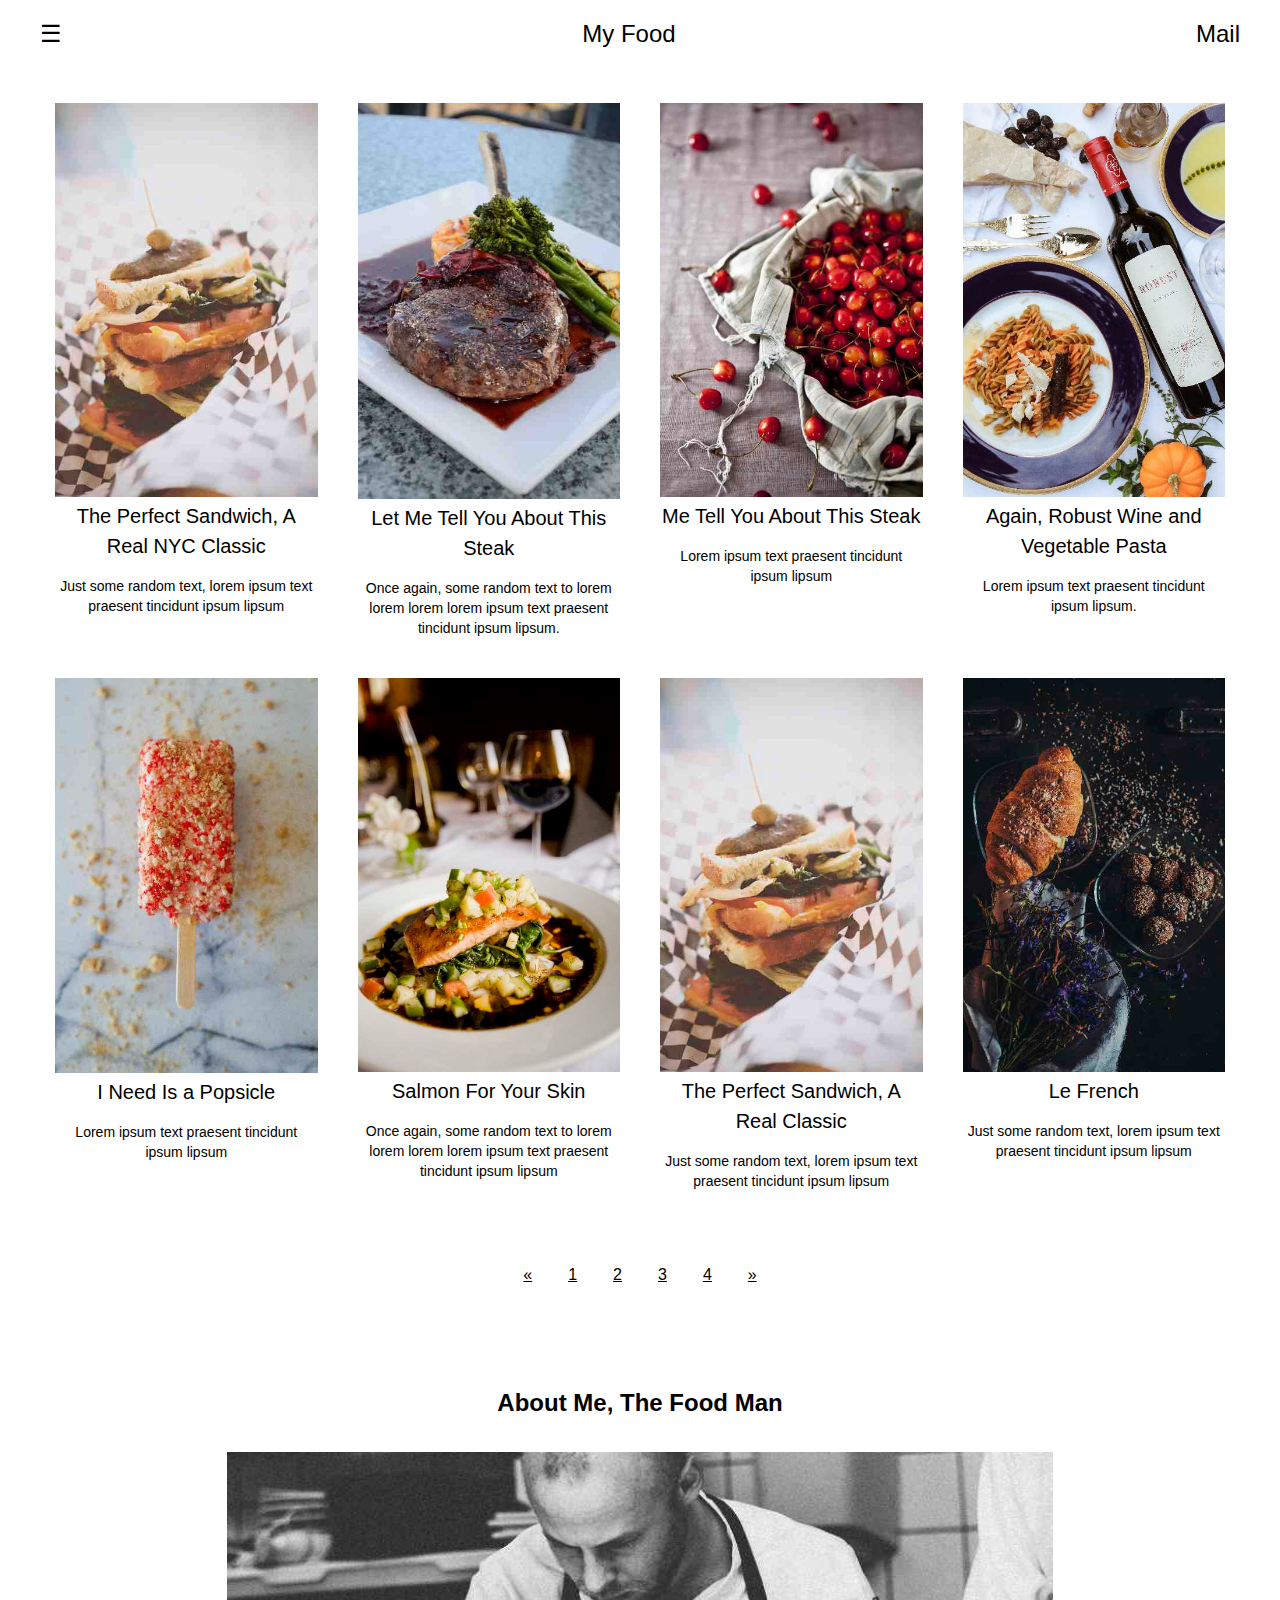
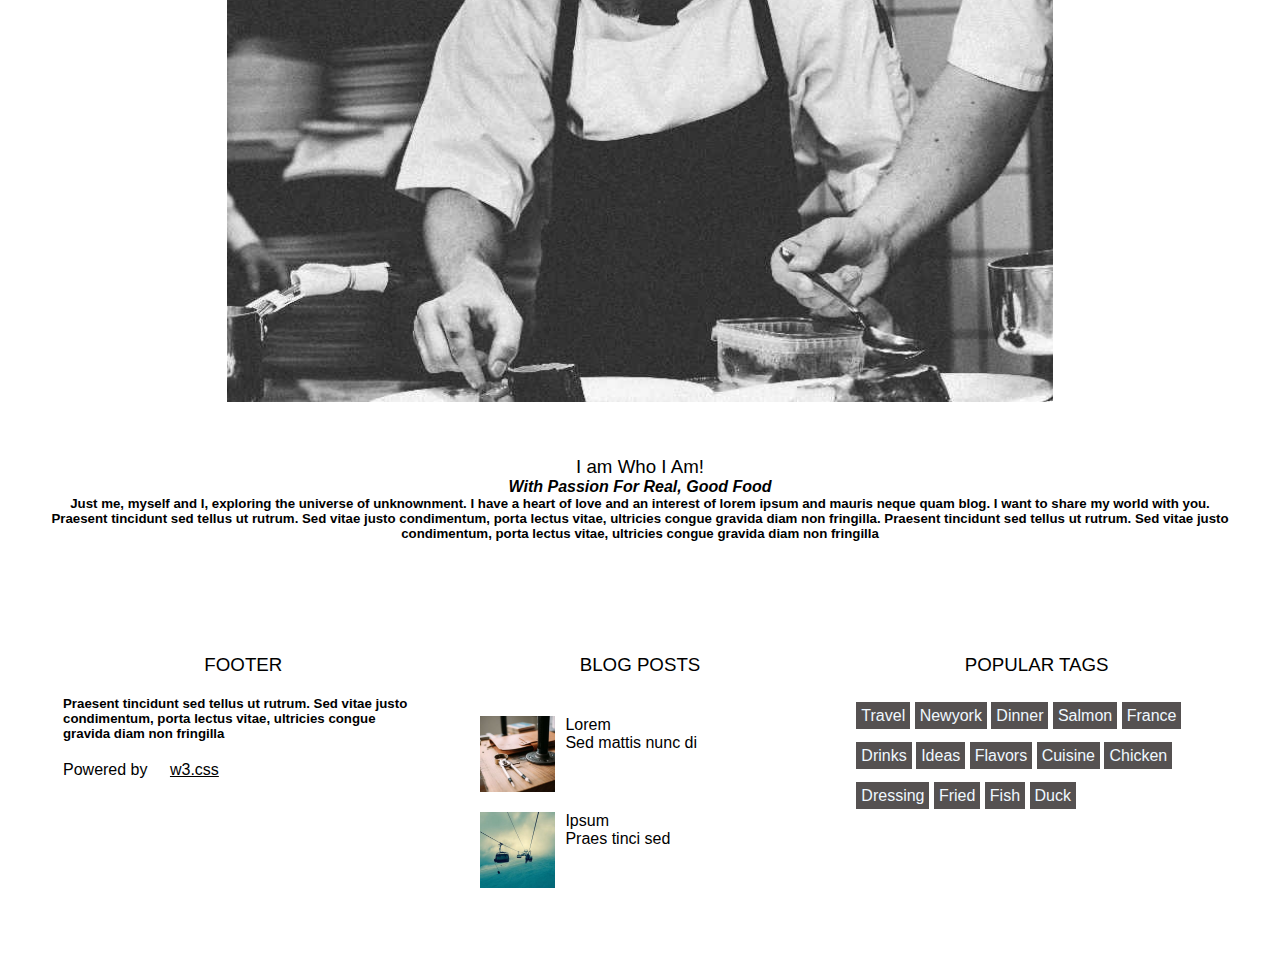
<file: index.html>
<!DOCTYPE html>
<html lang="en">

<head>
    <meta charset="UTF-8">
    <meta name="viewport" content="width=device-width, initial-scale=1.0">
    <title>HTML</title>
    <link rel="stylesheet" href="./CSS/index.css">
</head>
<!-- HEADER************************************************************* -->
<div class="header">
    <div id="top" onclick="w3_open()">☰</div>
    <!-- <div id="top">My food</div>
            <div id="top">Mail</div> -->
    <p id="he">My Food</p>
    <p id="he">Mail</p>
</div>

<body>
    <!-- DESCRIPTION******************************************************** -->
    <main class="food">
        <div class="p1">
            <div id="foods">
                <img src="/Assets/food 1.jpg" alt="food" width="100%">
                <h3>The Perfect Sandwich, A Real NYC Classic</h3>
                <p>Just some random text, lorem ipsum text praesent tincidunt ipsum lipsum</p>
            </div>
            <div id="foods">
                <img src="/Assets/food 2.jpg" alt="food">
                <h3>Let Me Tell You About This Steak </h3>
                <p>Once again, some random text to lorem lorem lorem lorem ipsum text praesent tincidunt ipsum
                    lipsum.</p>
            </div>
            <div id="foods">
                <img src="/Assets/Food 3.jpg" alt="food">
                <h3> Me Tell You About This Steak</h3>
                <p>Lorem ipsum text praesent tincidunt ipsum lipsum</p>
            </div>
            <div id="foods">
                <img src="/Assets/food 4.jpg" alt="food">
                <h3> Again, Robust Wine and Vegetable Pasta</h3>
                <p>Lorem ipsum text praesent tincidunt ipsum lipsum.</p>
            </div>
            <div id="foods">
                <img src="/Assets/food 5.jpg" alt="food">
                <h3> I Need Is a Popsicle</h3>
                <p>Lorem ipsum text praesent tincidunt ipsum lipsum</p>
            </div>
            <div id="foods">
                <img src="/Assets/food 6.jpg" alt="food">
                <h3>Salmon For Your Skin</h3>
                <p>Once again, some random text to lorem lorem lorem lorem ipsum text praesent tincidunt ipsum
                    lipsum</figcaption>
            </div>
            <div id="foods">
                <img src="/Assets/food 7.jpg" alt="food">
                <h3>The Perfect Sandwich, A Real Classic</h3>
                <p>Just some random text, lorem ipsum text praesent tincidunt ipsum lipsum</p>
            </div>
            <div id="foods">
                <img src="/Assets/food 8.jpg" alt="food">
                <h3>Le French</h3>
                <p>Just some random text, lorem ipsum text praesent tincidunt ipsum lipsum</p>
            </div>
        </div>
        <!-- SEQUENCE****************************************************** -->
        <div class="nbrs">
            <a href="" id="sequence">«</a>
            <a href="" id="sequence">1</a>
            <a href="" id="sequence">2</a>
            <a href="" id="sequence">3</a>
            <a href="" id="sequence">4</a>
            <a href="" id="sequence">»</a>
        </div>
        <!-- ABOUT********************************************************* -->
        <div class="about">
            <h2 class="aboutm">About Me, The Food Man</h2>
            <img src="/Assets/psn 1.jpg" alt="">
            <div class="abouts">
                <p>
                <h3>I am Who I Am!</h3>
                </p>
                <i>
                    <h4>With Passion For Real, Good Food</h4>
                </i>
                <p>
                <h5>Just me, myself and I, exploring the universe of unknownment. I have a heart of love and an interest
                    of lorem ipsum and mauris neque quam blog. I want to share my world with you. Praesent tincidunt sed
                    tellus ut rutrum. Sed vitae justo condimentum, porta lectus vitae, ultricies congue gravida diam non
                    fringilla. Praesent tincidunt sed tellus ut rutrum. Sed vitae justo condimentum, porta lectus vitae,
                    ultricies congue gravida diam non fringilla</h5>
                </p>
            </div>
        </div>
        </div>
        <!-- FOOTER***************************************************** -->
        <footer class="p3">
            <div class="footer">
                <p>
                <h3 id="footer">FOOTER</h3>
                </p>
                <P>
                <h5 id="tf">Praesent tincidunt sed tellus ut rutrum. Sed vitae justo condimentum, porta lectus vitae,
                    ultricies
                    congue gravida diam non fringilla</h5>
                </P>
                <p id="fl">Powered by
                    <a href="https://www.w3schools.com/w3css/default.asp">w3.css</a>
                </p>
            </div>
            <div class="blogp">
                <p>
                <h3 id="blog">BLOG POSTS</h3>
                </p>
                <div id="tb">
                    <div class="tool"><img src="/Assets/short workshop.jpg" alt=""><p id="text">Lorem <br> Sed mattis nunc di </p></div>
                    <div class="plane"><img src="/Assets/shhort 2.jpg" alt=""><p id="text">Ipsum <br>Praes tinci sed</p></div>
                </div>
            </div>
            <div class="pplt">
                <h3 id="pt">POPULAR TAGS</h3>
                <p id="pt">
                    <span id="chc">Travel</span>
                    <span id="chc">Newyork</span>
                    <span id="chc">Dinner</span>
                    <span id="chc">Salmon</span>
                    <span id="chc">France</span>
                    <span id="chc">Drinks</span>
                    <span id="chc">Ideas</span>
                    <span id="chc">Flavors</span>
                    <span id="chc">Cuisine</span>
                    <span id="chc">Chicken</span>
                    <span id="chc">Dressing</span>
                    <span id="chc">Fried</span>
                    <span id="chc">Fish</span>
                    <span id="chc">Duck</span>
                </p>
            </div>

        </footer>
    </main>
</body>

</html>
</file>
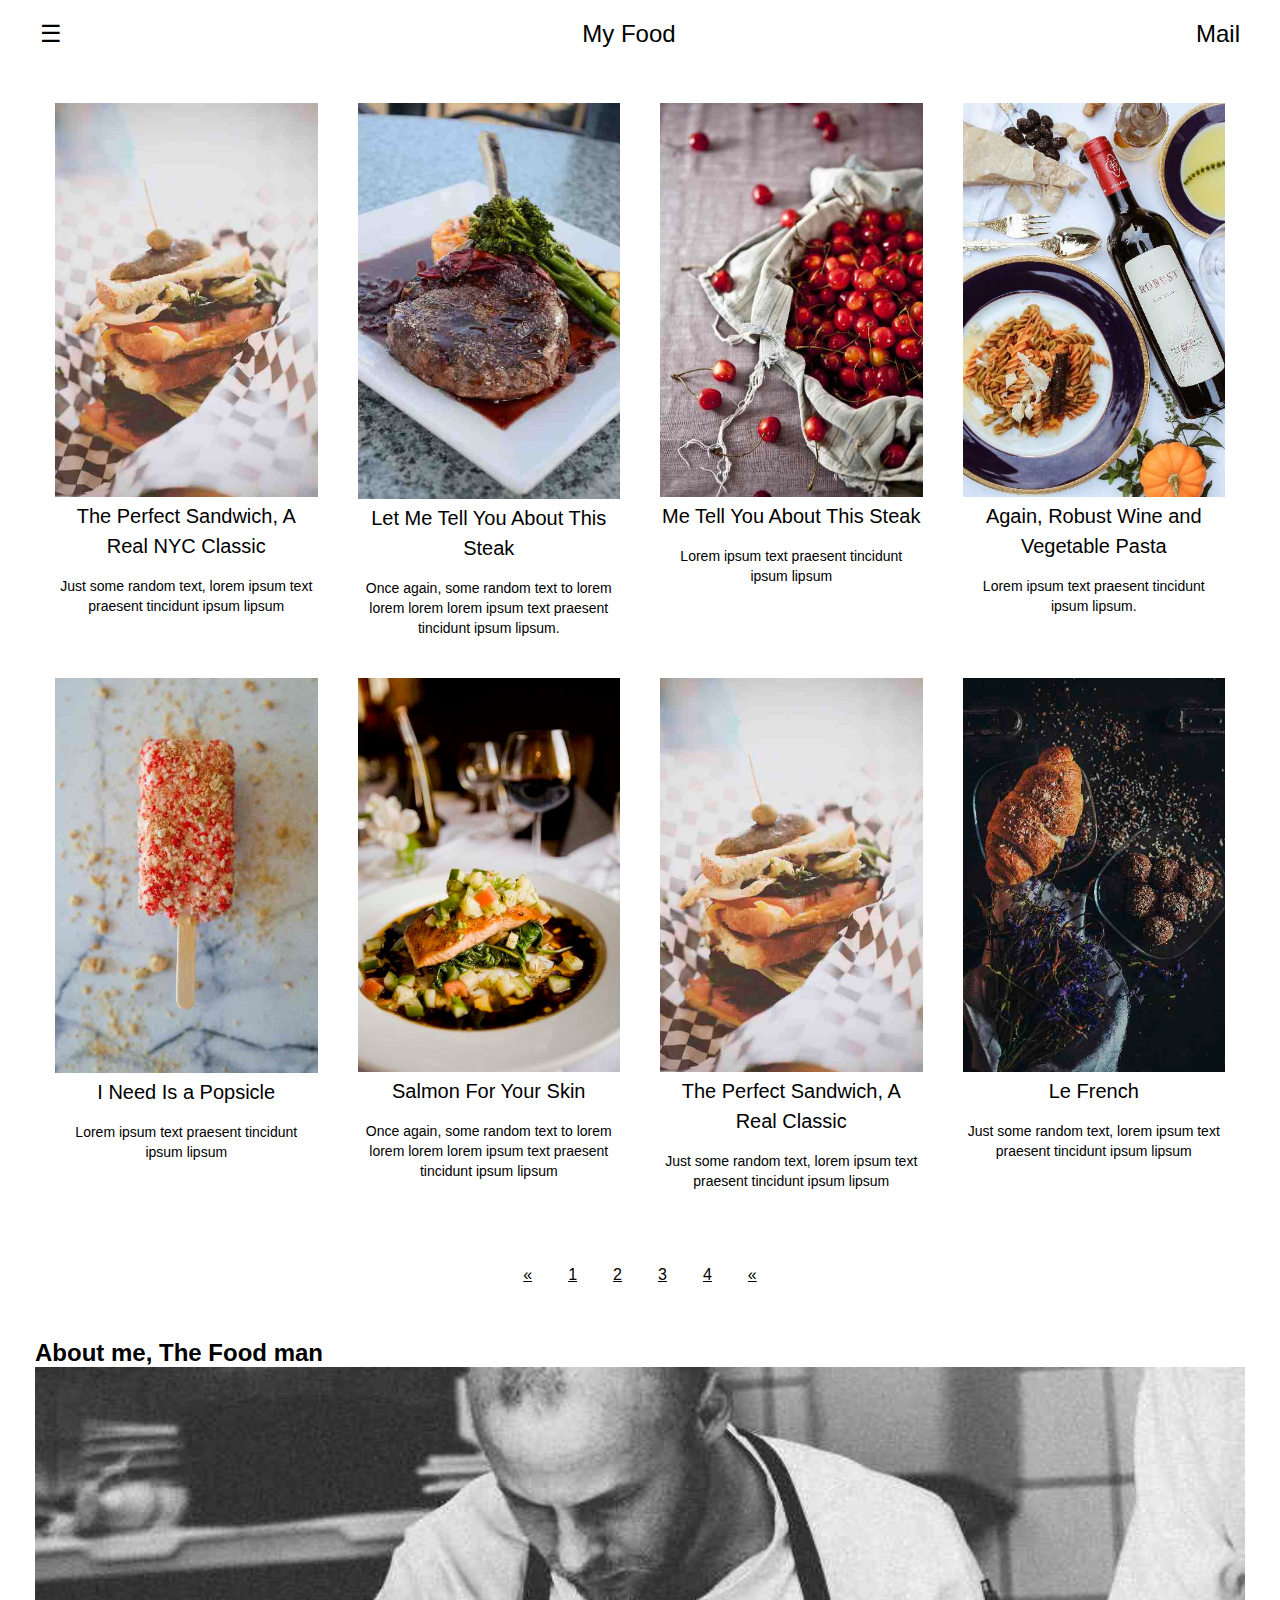
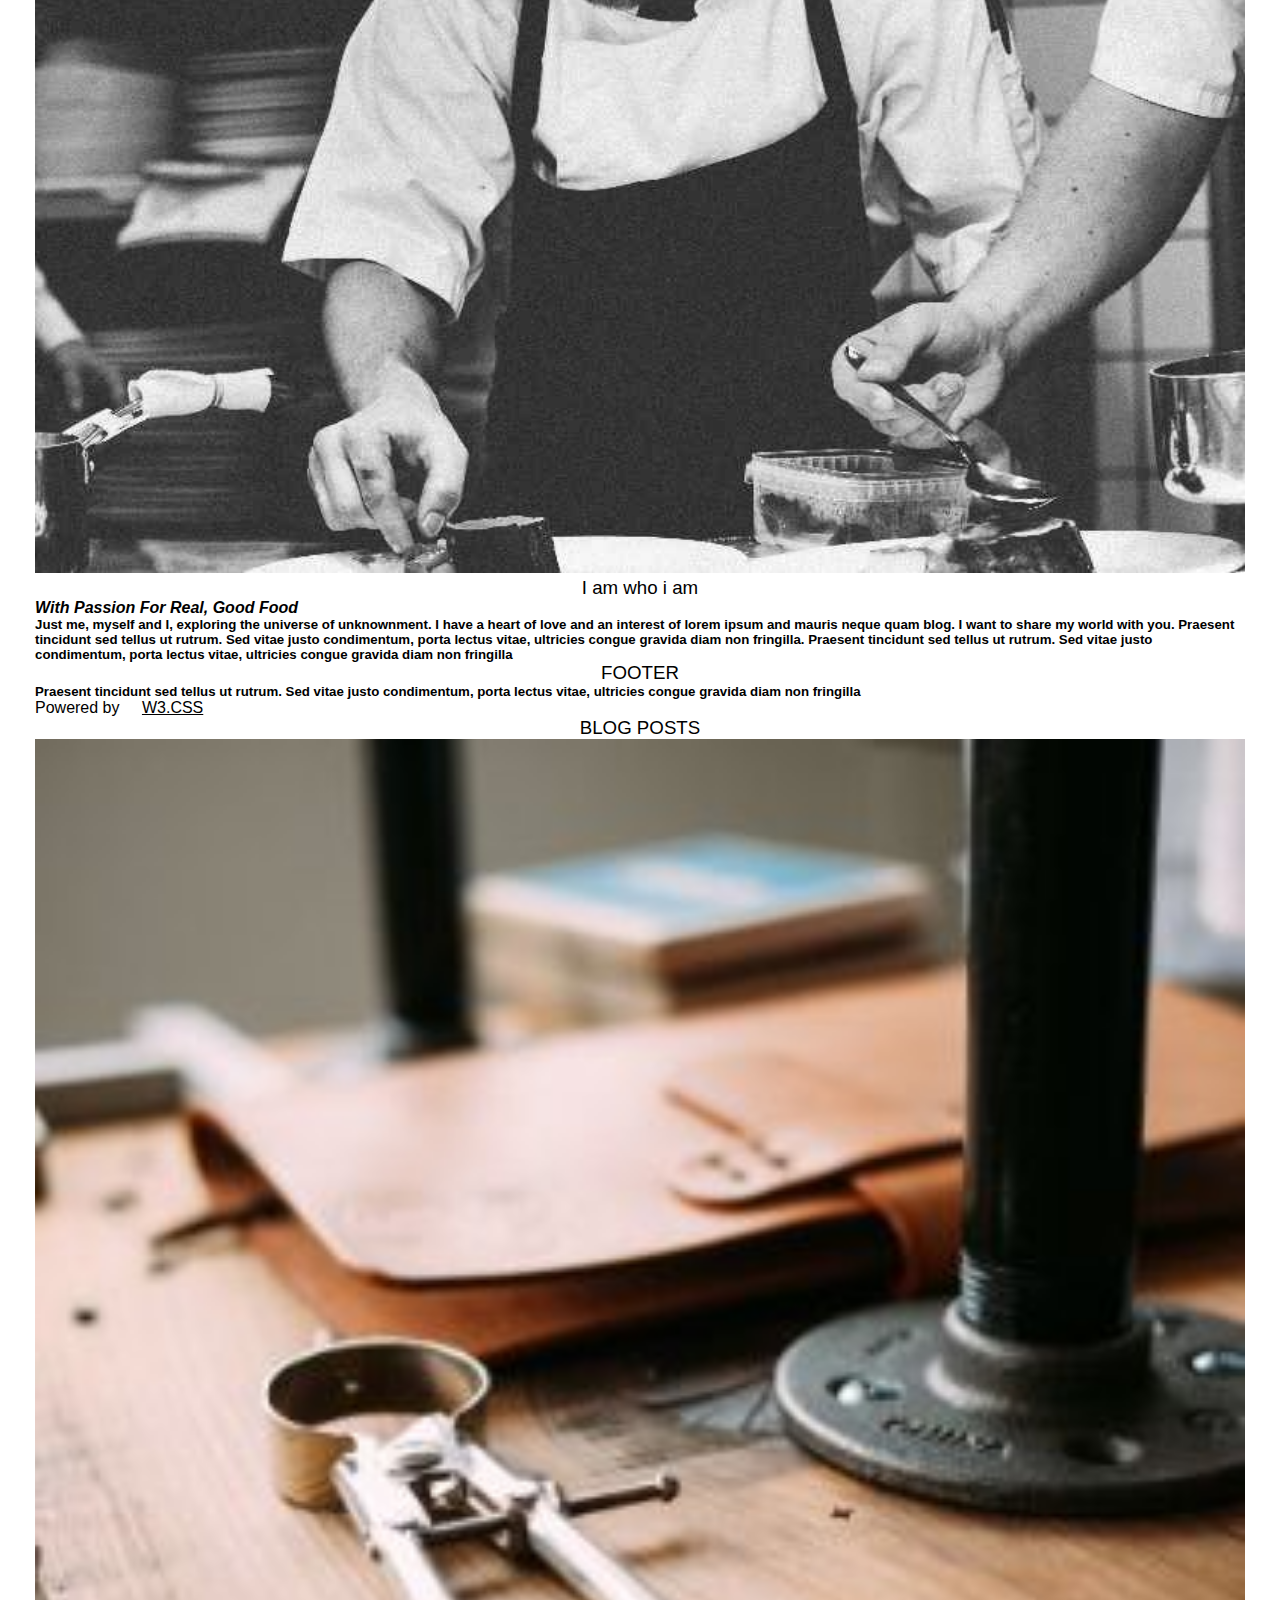
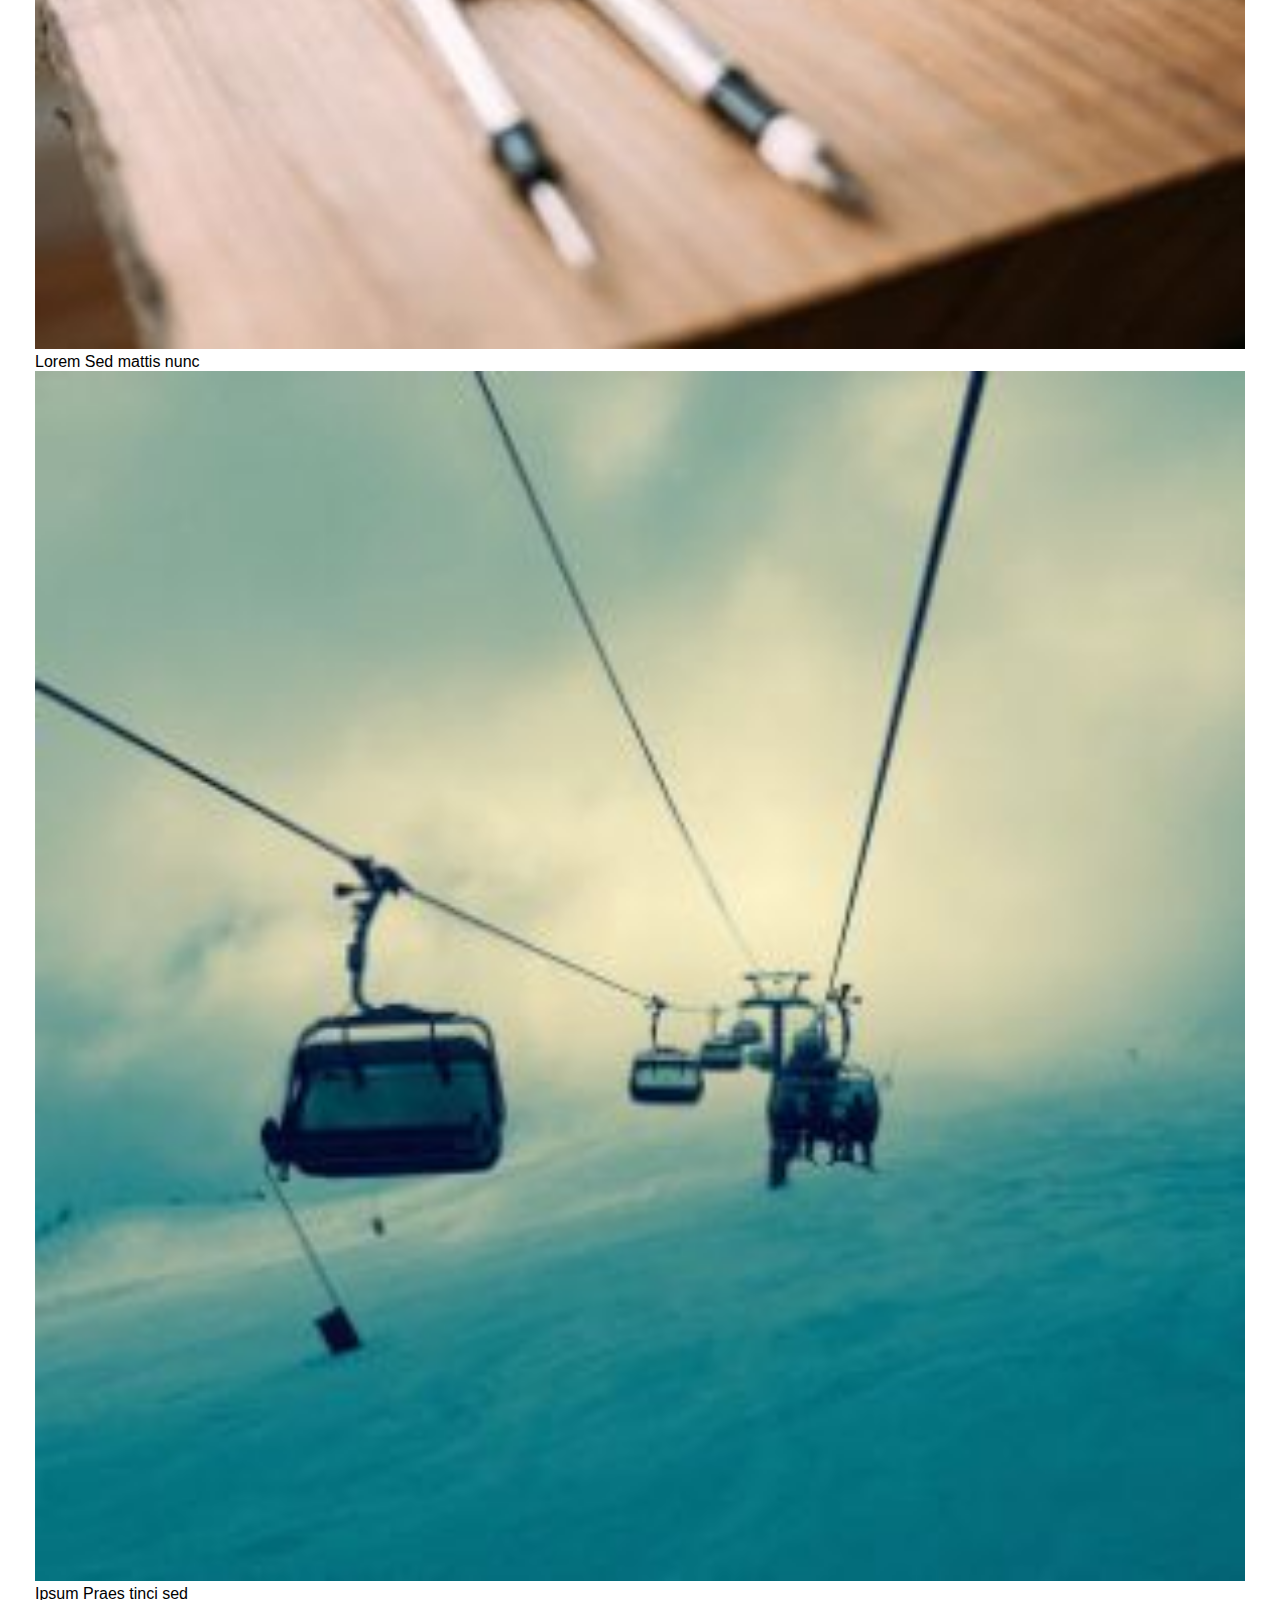
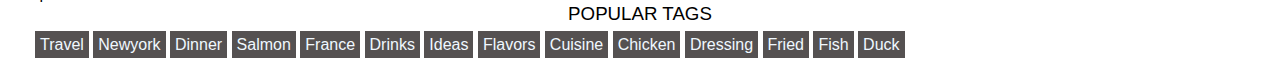
<file: HTML/index.html>
<!DOCTYPE html>
<html lang="en">

<head>
    <meta charset="UTF-8">
    <meta name="viewport" content="width=device-width, initial-scale=1.0">
    <title>HTML</title>
    <link rel="stylesheet" href="/CSS/index.css">
</head>

<body>
    <main class="yoo">
    <!-- HEADER************************************************************* -->
    <div class="header">
        <div id="top" onclick="w3_open()">☰</div>
        <!-- <div id="top">My food</div>
            <div id="top">Mail</div> -->
        <p id="he">My Food</p>
        <p id="he">Mail</p>
    </div>
    <!-- DESCRIPTION******************************************************** -->
    <main class="food">
        <div class="p1">
            <div id="foods">
                <img src="/Assets/food 1.jpg" alt="food" width="100%">
                <h3>The Perfect Sandwich, A Real NYC Classic</h3>
                <p>Just some random text, lorem ipsum text praesent tincidunt ipsum lipsum</p>
            </div>
            <div id="foods">
                <img src="/Assets/food 2.jpg" alt="food">
                <h3>Let Me Tell You About This Steak </h3>
                <p>Once again, some random text to lorem lorem lorem lorem ipsum text praesent tincidunt ipsum
                    lipsum.</p>
            </div> 
            <div id="foods">
                <img src="/Assets/Food 3.jpg" alt="food">
                <h3> Me Tell You About This Steak</h3>
                <p>Lorem ipsum text praesent tincidunt ipsum lipsum</p>
            </div> 
            <div id="foods">
                <img src="/Assets/food 4.jpg" alt="food">
                <h3> Again, Robust Wine and Vegetable Pasta</h3>
                <p>Lorem ipsum text praesent tincidunt ipsum lipsum.</p>
             </div>
             <div id="foods">
                <img src="/Assets/food 5.jpg" alt="food">
                <h3> I Need Is a Popsicle</h3>
                <p>Lorem ipsum text praesent tincidunt ipsum lipsum</p>
            </div>
            <div id="foods"> 
                <img src="/Assets/food 6.jpg" alt="food">
                <h3>Salmon For Your Skin</h3>
                <p >Once again, some random text to lorem lorem lorem lorem ipsum text praesent tincidunt ipsum
                    lipsum</figcaption>
                </div>
            <div id="foods">
                <img src="/Assets/food 7.jpg" alt="food">
                <h3>The Perfect Sandwich, A Real Classic</h3>
                <p>Just some random text, lorem ipsum text praesent tincidunt ipsum lipsum</p>
            </div>
            <div id="foods">
                <img src="/Assets/food 8.jpg" alt="food">
                <h3>Le French</h3>
                <p>Just some random text, lorem ipsum text praesent tincidunt ipsum lipsum</p>
            </div>
        </div>
        <!-- SEQUENCE****************************************************** -->
        <div class="nbrs">
            <a href="" id="sequence">«</a>
            <a href="" id="sequence">1</a>
            <a href="" id="sequence">2</a>
            <a href="" id="sequence">3</a>
            <a href="" id="sequence">4</a>
            <a href="" id="sequence">«</a>
        </div>
        <!-- ABOUT********************************************************* -->
            <h2>About me, The Food man</h2>
            <img src="/Assets/psn 1.jpg" alt="">
            <div>
                <p>
                <h3>I am who i am</h3>
                </p>
                <i>
                    <h4>With Passion For Real, Good Food</h4>
                </i>
                <p>
                <h5>Just me, myself and I, exploring the universe of unknownment. I have a heart of love and an interest
                    of lorem ipsum and mauris neque quam blog. I want to share my world with you. Praesent tincidunt sed
                    tellus ut rutrum. Sed vitae justo condimentum, porta lectus vitae, ultricies congue gravida diam non
                    fringilla. Praesent tincidunt sed tellus ut rutrum. Sed vitae justo condimentum, porta lectus vitae,
                    ultricies congue gravida diam non fringilla</h5>
                </p>
            </div>
        </div>
        <!-- FOOTER***************************************************** -->
        <footer class="3p">
            <div>
                <p>
                <h3>FOOTER</h3>
                </p>
                <P>
                <h5>Praesent tincidunt sed tellus ut rutrum. Sed vitae justo condimentum, porta lectus vitae, ultricies
                    congue gravida diam non fringilla</h5>
                </P>
                <p>Powered by
                    <a href="https://www.w3schools.com/w3css/default.asp">W3.CSS</a>
                </p>
            </div>
            <div>
                <p>
                <h3>BLOG POSTS</h3>
                </p>
                <img src="/Assets/short workshop.jpg" alt="">Lorem Sed mattis nunc
                <img src="/Assets/shhort 2.jpg" alt=""> Ipsum Praes tinci sed
            </div>
            <div>
                <p>
                <h3>POPULAR TAGS</h3>
                </p>
                <span id="chc">Travel</span>
                <span id="chc">Newyork</span>
                <span id="chc">Dinner</span>
                <span id="chc">Salmon</span>
                <span id="chc">France</span>
                <span id="chc">Drinks</span>
                <span id="chc">Ideas</span>
                <span id="chc">Flavors</span>
                <span id="chc">Cuisine</span>
                <span id="chc">Chicken</span>
                <span id="chc">Dressing</span>
                <span id="chc">Fried</span>
                <span id="chc">Fish</span>
                <span id="chc">Duck</span>
            </div>

        </footer>
    </main>
</main>
</body>

</html>
</file>
<file: CSS/index.css>
*{
    margin: 0;
    padding: 0;
    font-family: "Karma", sans-serif;
    box-sizing: border-box;
}
.header{
    margin: 0 20px;
    padding: 20px;
    display: flex;
    justify-content: space-between;
    font-size: x-large;    
}
.food{
    display: block;
    padding: 15px;
    margin: 0px 20px;
}

#foods{
    width: 25%;
    padding: 20px;
    align-items: center;
}

img{
   width: 100%;   
}
.p1{
    display: flex;
    flex-wrap: wrap;      
}
#foods p{
    font-size:14px;
    width: 100%;
    text-align: center;
    margin-top: 15px;
    line-height: 20px;
    font-weight: normal;
    
    
}
#foods h3{
    font-size: 30px;
    display: flex;
    justify-content: center;
    font-size: 20px;
    font-weight: lighter;
    line-height: 30px;
}

h3{
    /* border: 5px solid rgb(24, 68, 243); */
    font-weight: normal;
    text-align: center;
    font-weight: lighter;
}
/* SEQUENCE************************************ */
.nbrs{
    padding: 40px;
    display: flex;
    justify-content: center;
}
a{
border: none;
    padding: 15px 18px;
   color: black;
   text-decoration: none;
}
a:hoover{
    color: black;
    cursor: pointer;
}
/* ABOUT************************************** */
.about{
    padding: 15px;
}
.aboutm{
text-align: center;
padding: 5px;
margin: 30px 10px;
}
.about img{
  width: 70%;
margin-left: 15%;
}
.abouts{
    padding: 50px 0px;
   text-align: center;  
}
.p3{
    display: flex;
    padding: 30px 10px;
    width: 100%;
    justify-content: space-around;
    /* border: 2px solid blue; */
}
.footer,.blogp, .pplt{
    /* border: 2px solid blue; */
    width: 550px;
    padding: 8px;
}
.blogp img{
width: 30%;
display: flex;
/* border: 2px solid rgb(221, 255, 0); */
}
#footer,#blog,#pt{
    /* border: 2px solid rgb(94, 255, 0); */
    padding: 10px;
}
#tf, #tb, #pt, #fl{
    padding: 10px;
}
a{
    color: black;
    text-decoration: underline;
}

.tool,.plane{
    /* border: 2px solid rgb(255, 0, 144); */
    display: flex;
    width: 70%;
    margin: 20px;
}
span{
    background-color: rgb(85, 81, 81);
   line-height: 40px;
   color: aliceblue;
   padding: 5px;
}
#text{
    /* border: 2px solid rgb(255, 0, 144); */
    margin: 0px 10px;
}
</file>
